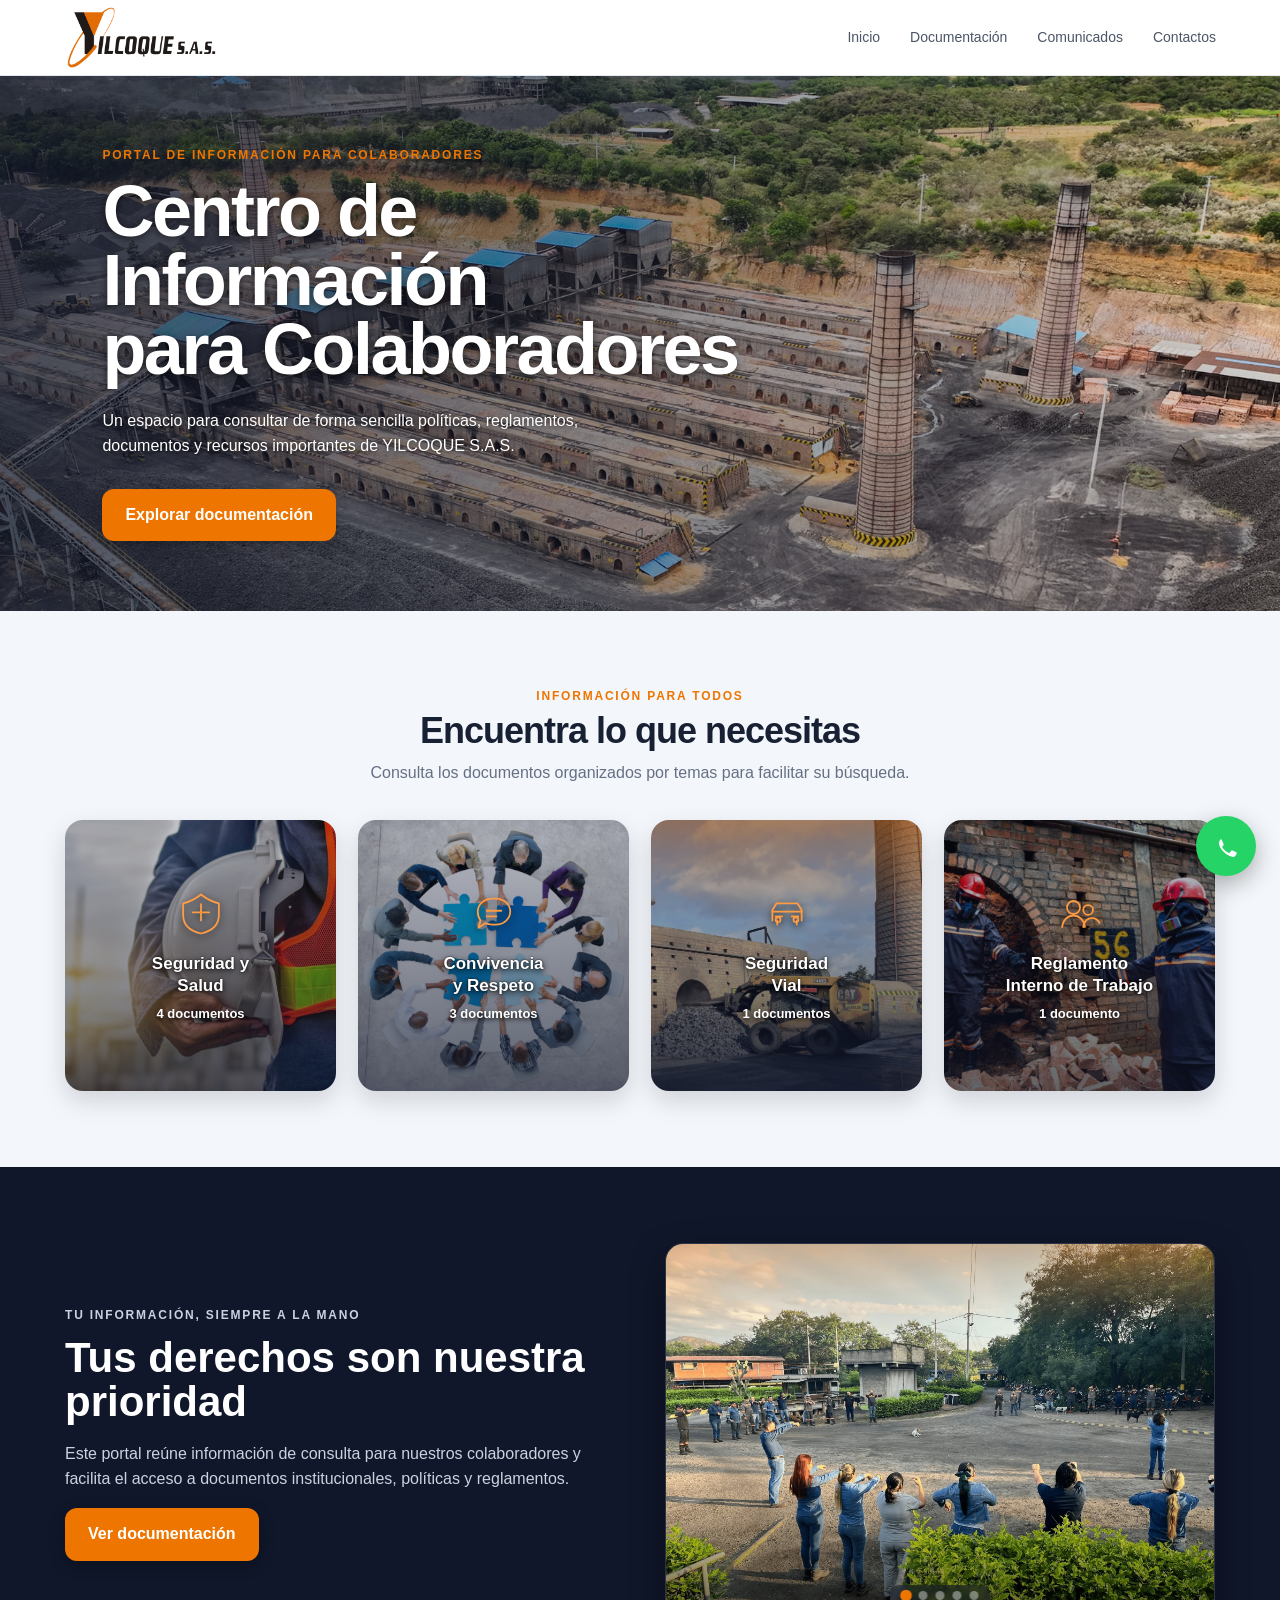
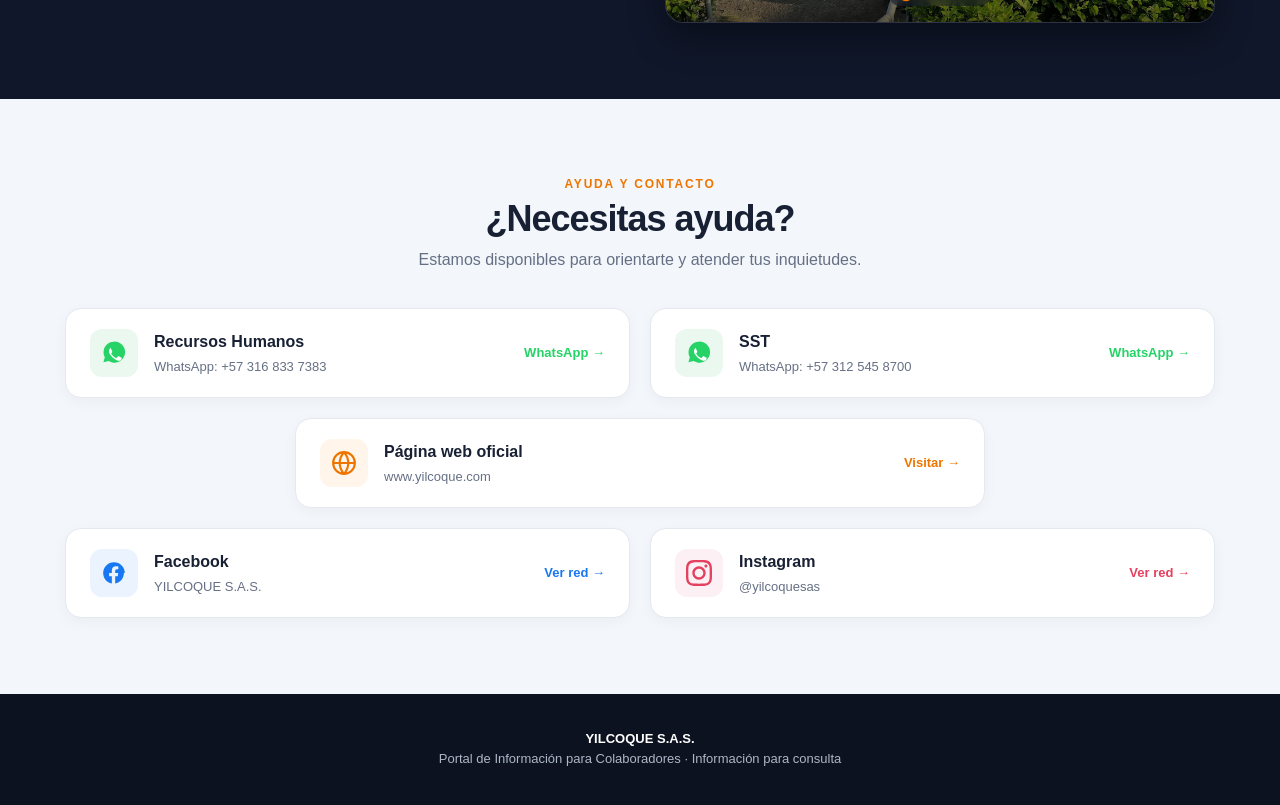
<file: index.html>
<!DOCTYPE html>
<html lang="es">
<head>
<meta charset="UTF-8"><meta name="viewport" content="width=device-width, initial-scale=1.0">
<meta name="description" content="Portal de información para colaboradores de YILCOQUE S.A.S.">
<title>YILCOQUE S.A.S. | Portal para Colaboradores</title>
<link rel="stylesheet" href="styles.css">
</head>
<body>

<header class="topbar">
  <a class="brand" href="index.html" aria-label="YILCOQUE S.A.S. Inicio">
    <img src="assets/logo-yilcoque.png" alt="YILCOQUE S.A.S.">
  </a>
  <nav class="nav" id="mainNav">
    <a href="index.html">Inicio</a>
    <a href="documentacion.html">Documentación</a>
    <a href="index.html#comunicados">Comunicados</a>
    <a href="index.html#contactos">Contactos</a>
  </nav>
  <button class="menu-btn" id="menuBtn" aria-label="Abrir menú">☰</button>
</header>

<main>
<section class="hero" id="inicio">
  <div class="hero-content">
    <p class="eyebrow">PORTAL DE INFORMACIÓN PARA COLABORADORES</p>
    <h1 id="heroTitle">Centro de Información<br>para Colaboradores</h1>
    <p class="hero-text">Un espacio para consultar de forma sencilla políticas, reglamentos, documentos y recursos importantes de YILCOQUE S.A.S.</p>
    <a class="btn btn-primary" href="documentacion.html">Explorar documentación</a>
  </div>
</section>

<section class="section section-light">
 <div class="container">
  <div class="section-heading center">
   <p class="eyebrow dark">INFORMACIÓN PARA TODOS</p>
   <h2>Encuentra lo que necesitas</h2>
   <p>Consulta los documentos organizados por temas para facilitar su búsqueda.</p>
  </div>
  <div class="category-grid">
   <a class="category-card" href="seguridad-salud.html"><span class="icon svg-icon"><svg viewBox="0 0 64 64"><path d="M32 8c10 8 18 10 22 11v14c0 12-8 20-22 23C18 53 10 45 10 33V19c4-1 12-3 22-11Z"/><path d="M32 20v20M22 30h20"/></svg></span><strong>Seguridad y<br>Salud</strong><small>4 documentos</small></a>
   <a class="category-card" href="convivencia-respeto.html"><span class="icon svg-icon"><svg viewBox="0 0 64 64"><path d="M12 29c0-9 8-16 18-16h4c10 0 18 7 18 16s-8 16-18 16h-4c-3 0-6-.5-9-1.7L13 49l2.4-9.1C13.2 37 12 33.3 12 29Z"/><path d="M23 28h18M23 35h12"/></svg></span><strong>Convivencia<br>y Respeto</strong><small>3 documentos</small></a>
   <a class="category-card" href="seguridad-vial.html"><span class="icon svg-icon"><svg viewBox="0 0 64 64"><path d="M14 40V27l5-8h26l5 8v13"/><path d="M14 29h36M20 40v5M44 40v5M18 35h8M38 35h8"/><circle cx="21" cy="39" r="3"/><circle cx="43" cy="39" r="3"/></svg></span><strong>Seguridad<br>Vial</strong><small>1 documentos</small></a>
   <a class="category-card" href="reglamento-interno.html">
  <span class="icon svg-icon">
    <svg viewBox="0 0 64 64"><circle cx="24" cy="24" r="8"/><circle cx="42" cy="27" r="6"/><path d="M10 48c1-9 7-14 14-14s13 5 14 14M36 48c1-7 5-11 11-11 4 0 7 2 9 6"/></svg>
  </span>
  <strong>Reglamento<br>Interno de Trabajo</strong>
  <small>1 documento</small>
</a>
  </div>
 </div>
</section>

<section class="section section-dark" id="comunicados">
 <div class="container info-split">
  <div>
   <p class="eyebrow">TU INFORMACIÓN, SIEMPRE A LA MANO</p>
   <h2>Tus derechos son nuestra prioridad</h2>
   <p>Este portal reúne información de consulta para nuestros colaboradores y facilita el acceso a documentos institucionales, políticas y reglamentos.</p>
   <a class="btn btn-primary" href="documentacion.html">Ver documentación</a>
  </div>
<div class="slider-container">
  <div class="slider-track">
    <img src="assets/1.jpg" alt="Yilcoque 1" class="slide active">
    <img src="assets/2.jpg" alt="Yilcoque 2" class="slide">
    <img src="assets/3.jpg" alt="Yilcoque 3" class="slide">
    <img src="assets/4.jpg" alt="Yilcoque 4" class="slide">
    <img src="assets/5.jpg" alt="Yilcoque 5" class="slide">
  </div>
  <div class="slider-dots">
    <span class="dot active"></span>
    <span class="dot"></span>
    <span class="dot"></span>
    <span class="dot"></span>
    <span class="dot"></span>
  </div>
</div>
 </div>
</section>

<section class="section section-light" id="contactos">
  <div class="container">
    <div class="section-heading center">
      <p class="eyebrow dark">AYUDA Y CONTACTO</p>
      <h2>¿Necesitas ayuda?</h2>
      <p>Estamos disponibles para orientarte y atender tus inquietudes.</p>
    </div>
    
    <div class="help-grid">
 <!-- WhatsApp RRHH -->
<a class="help-card wa" href="https://wa.me/573168337383" target="_blank" rel="noopener">
  <div class="help-icon">
    <svg viewBox="0 0 32 32">
      <path fill="#25D366" d="M16 2A13 13 0 0 0 4.69 21.25L3 27.5l6.43-1.66A13 13 0 1 0 16 2z"/>
      <path fill="#FFF" d="M12.5 9.5c-.3 0-.8.1-1.2.6s-1.5 1.5-1.5 3.6 1.5 4.2 1.7 4.5c.2.3 3 4.6 7.3 6.4 1 .4 1.8.7 2.4.9.8.3 1.9.2 2.6-.2.8-.5 1.4-1.4 1.6-2.1c.2-.7.2-1.3.1-1.4-.1-.1-.4-.2-.8-.4s-2.6-1.3-3-1.4c-.4-.2-.7-.3-1 .2-.3.4-1 1.4-1.3 1.7-.2.3-.5.3-.9.1-.4-.2-1.8-.7-3.4-2.1-1.3-1.1-2.1-2.5-2.4-2.9-.2-.4 0-.6.2-.8.2-.2.4-.5.6-.7.2-.2.3-.4.4-.7.1-.2 0-.5-.1-.7-.1-.2-.9-2.3-1.3-3.1-.4-.8-.8-.7-1.1-.7z"/>
    </svg>
  </div>
  <div>
    <strong>Recursos Humanos</strong>
    <span>WhatsApp: +57 316 833 7383</span>
  </div>
  <b>WhatsApp →</b>
</a>

<!-- WhatsApp SST -->
<a class="help-card wa" href="https://wa.me/573125458700" target="_blank" rel="noopener">
  <div class="help-icon">
    <svg viewBox="0 0 32 32">
      <path fill="#25D366" d="M16 2A13 13 0 0 0 4.69 21.25L3 27.5l6.43-1.66A13 13 0 1 0 16 2z"/>
      <path fill="#FFF" d="M12.5 9.5c-.3 0-.8.1-1.2.6s-1.5 1.5-1.5 3.6 1.5 4.2 1.7 4.5c.2.3 3 4.6 7.3 6.4 1 .4 1.8.7 2.4.9.8.3 1.9.2 2.6-.2.8-.5 1.4-1.4 1.6-2.1c.2-.7.2-1.3.1-1.4-.1-.1-.4-.2-.8-.4s-2.6-1.3-3-1.4c-.4-.2-.7-.3-1 .2-.3.4-1 1.4-1.3 1.7-.2.3-.5.3-.9.1-.4-.2-1.8-.7-3.4-2.1-1.3-1.1-2.1-2.5-2.4-2.9-.2-.4 0-.6.2-.8.2-.2.4-.5.6-.7.2-.2.3-.4.4-.7.1-.2 0-.5-.1-.7-.1-.2-.9-2.3-1.3-3.1-.4-.8-.8-.7-1.1-.7z"/>
    </svg>
  </div>
  <div>
    <strong>SST</strong>
    <span>WhatsApp: +57 312 545 8700</span>
  </div>
  <b>WhatsApp →</b>
</a>

      <!-- Web Oficial -->
      <a class="help-card web" href="https://www.yilcoque.com" target="_blank" rel="noopener">
        <div class="help-icon">
          <svg viewBox="0 0 24 24"><path fill="none" stroke="currentColor" stroke-width="2" stroke-linecap="round" stroke-linejoin="round" d="M12 2a10 10 0 1 0 0 20 10 10 0 0 0 0-20zM2 12h20M12 2a15.3 15.3 0 0 1 4 10 15.3 15.3 0 0 1-4 10 15.3 15.3 0 0 1-4-10 15.3 15.3 0 0 1 4-10z"/></svg>
        </div>
        <div>
          <strong>Página web oficial</strong>
          <span>www.yilcoque.com</span>
        </div>
        <b>Visitar →</b>
      </a>

      <!-- Facebook -->
      <a class="help-card fb" href="https://www.facebook.com/yilcoque/photos/" target="_blank" rel="noopener">
        <div class="help-icon">
          <svg viewBox="0 0 24 24"><path fill="currentColor" d="M22 12c0-5.52-4.48-10-10-10S2 6.48 2 12c0 4.84 3.44 8.87 8 9.8V15H7.5v-3H10V9.69c0-2.5 1.49-3.89 3.77-3.89 1.09 0 2.23.19 2.23.19v2.47h-1.26c-1.24 0-1.63.77-1.63 1.56V12h2.78l-.45 3h-2.33v6.8c4.56-.93 8-4.96 8-9.8z"/></svg>
        </div>
        <div>
          <strong>Facebook</strong>
          <span>YILCOQUE S.A.S.</span>
        </div>
        <b>Ver red →</b>
      </a>

      <!-- Instagram -->
      <a class="help-card ig" href="https://www.instagram.com/yilcoquesas/" target="_blank" rel="noopener">
        <div class="help-icon">
          <svg viewBox="0 0 24 24"><path fill="currentColor" d="M12 2.163c3.204 0 3.584.012 4.85.07 3.252.148 4.771 1.691 4.919 4.919.058 1.265.069 1.645.069 4.849 0 3.205-.012 3.584-.069 4.849-.149 3.225-1.664 4.771-4.919 4.919-1.266.058-1.644.07-4.85.07-3.204 0-3.584-.012-4.849-.07-3.26-.149-4.771-1.699-4.919-4.92-.058-1.265-.07-1.644-.07-4.849 0-3.204.013-3.583.07-4.849.149-3.227 1.664-4.771 4.919-4.919 1.266-.057 1.645-.069 4.849-.069zm0-2.163c-3.259 0-3.667.014-4.947.072-4.358.2-6.78 2.618-6.98 6.98-.059 1.281-.073 1.689-.073 4.948 0 3.259.014 3.668.072 4.948.2 4.358 2.618 6.78 6.98 6.98 1.281.058 1.689.072 4.948.072 3.259 0 3.668-.014 4.948-.072 4.354-.2 6.782-2.618 6.979-6.98.059-1.28.073-1.689.073-4.948 0-3.259-.014-3.667-.072-4.947-.196-4.354-2.617-6.78-6.979-6.98-1.281-.059-1.69-.073-4.949-.073zm0 5.838c-3.403 0-6.162 2.759-6.162 6.162s2.759 6.163 6.162 6.163 6.162-2.759 6.162-6.163c0-3.403-2.759-6.162-6.162-6.162zm0 10.162c-2.209 0-4-1.79-4-4 0-2.209 1.791-4 4-4s4 1.791 4 4c0 2.21-1.791 4-4 4zm6.406-11.845c-.796 0-1.441.645-1.441 1.44s.645 1.44 1.441 1.44c.795 0 1.439-.645 1.439-1.44s-.644-1.44-1.439-1.44z"/></svg>
        </div>
        <div>
          <strong>Instagram</strong>
          <span>@yilcoquesas</span>
        </div>
        <b>Ver red →</b>
      </a>
    </div>
  </div>
</section>
</main>

<footer>
  <strong>YILCOQUE S.A.S.</strong><br>
  Portal de Información para Colaboradores · Información para consulta
</footer>

<script src="script.js"></script>
<!-- Botón flotante oficial de WhatsApp -->
<a class="floating-wa" href="https://wa.me/573168337383" target="_blank" rel="noopener" aria-label="Contactar por WhatsApp">
  <svg viewBox="0 0 32 32">
    <path fill="#25D366" d="M16 2A13 13 0 0 0 4.69 21.25L3 27.5l6.43-1.66A13 13 0 1 0 16 2z"/>
    <path fill="#FFF" d="M12.5 9.5c-.3 0-.8.1-1.2.6s-1.5 1.5-1.5 3.6 1.5 4.2 1.7 4.5c.2.3 3 4.6 7.3 6.4 1 .4 1.8.7 2.4.9.8.3 1.9.2 2.6-.2.8-.5 1.4-1.4 1.6-2.1c.2-.7.2-1.3.1-1.4-.1-.1-.4-.2-.8-.4s-2.6-1.3-3-1.4c-.4-.2-.7-.3-1 .2-.3.4-1 1.4-1.3 1.7-.2.3-.5.3-.9.1-.4-.2-1.8-.7-3.4-2.1-1.3-1.1-2.1-2.5-2.4-2.9-.2-.4 0-.6.2-.8.2-.2.4-.5.6-.7.2-.2.3-.4.4-.7.1-.2 0-.5-.1-.7-.1-.2-.9-2.3-1.3-3.1-.4-.8-.8-.7-1.1-.7z"/>
  </svg>
</a>
</body></html>
</file>
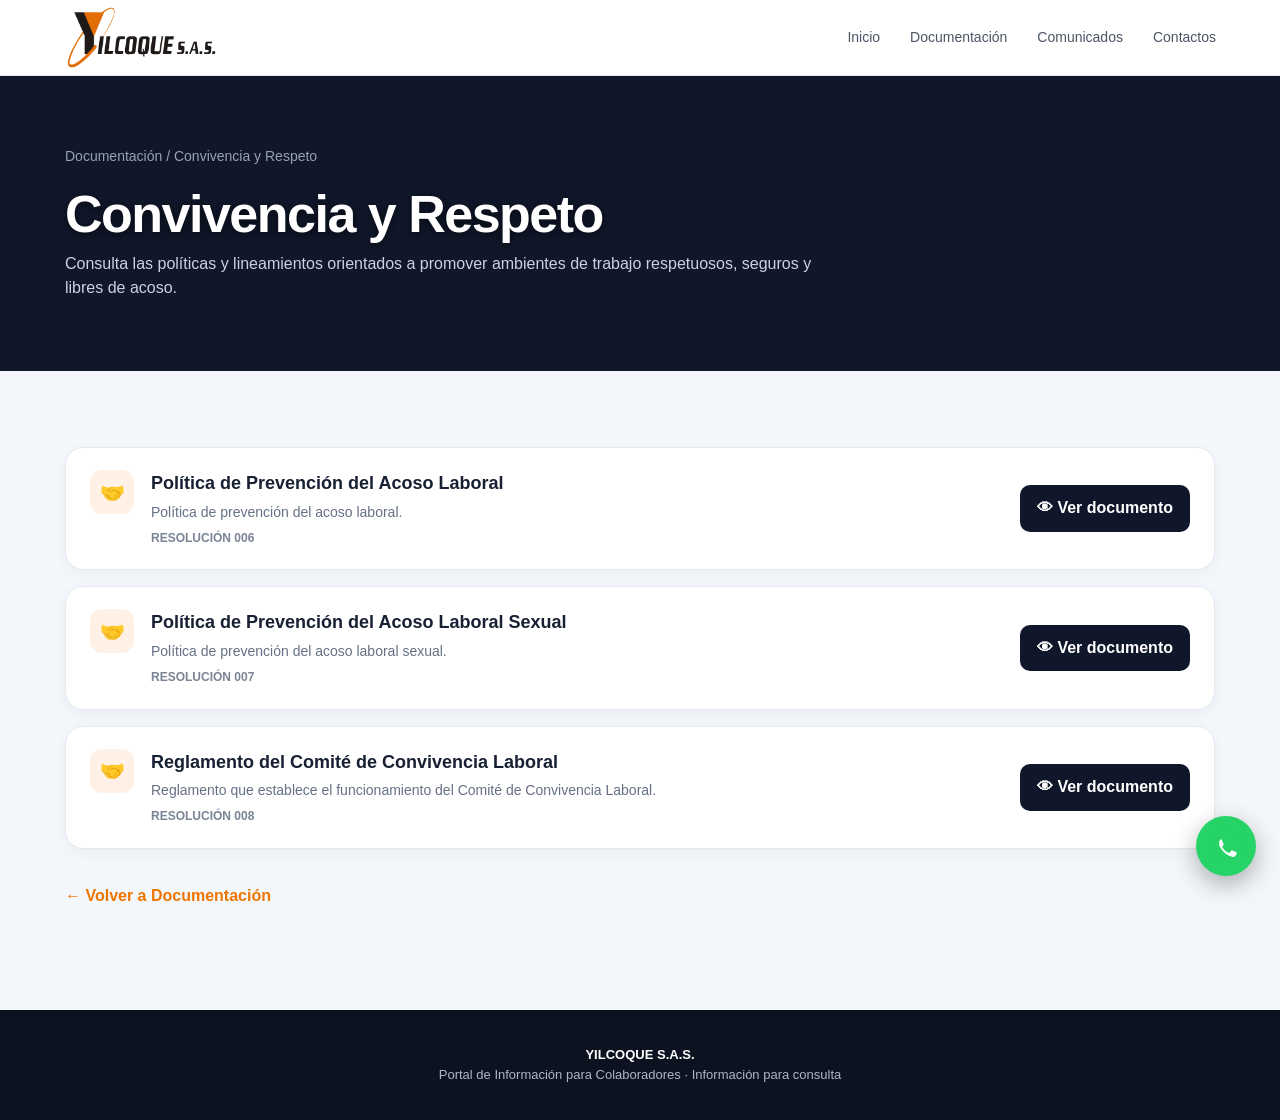
<file: convivencia-respeto.html>
<!DOCTYPE html>
<html lang="es">
<head>
  <meta charset="UTF-8">
  <meta name="viewport" content="width=device-width, initial-scale=1.0">
  <title>Convivencia y Respeto | YILCOQUE S.A.S.</title>
  <link rel="stylesheet" href="styles.css">
</head>
<body>

<header class="topbar">
  <a class="brand" href="index.html" aria-label="YILCOQUE S.A.S. Inicio">
    <img src="assets/logo-yilcoque.png" alt="YILCOQUE S.A.S.">
  </a>
  <nav class="nav" id="mainNav">
    <a href="index.html">Inicio</a>
    <a href="documentacion.html">Documentación</a>
    <a href="index.html#comunicados">Comunicados</a>
    <a href="index.html#contactos">Contactos</a>
  </nav>
  <button class="menu-btn" id="menuBtn" aria-label="Abrir menú">☰</button>
</header>

<section class="page-hero">
  <div class="container">
    <div class="breadcrumb"><a href="documentacion.html">Documentación</a> / Convivencia y Respeto</div>
    <h1>Convivencia y Respeto</h1>
    <p>Consulta las políticas y lineamientos orientados a promover ambientes de trabajo respetuosos, seguros y libres de acoso.</p>
  </div>
</section>

<main class="section section-light">
  <div class="container">
    <div class="document-list">
      <div class="document-card">
        <div class="doc-main">
          <div class="doc-icon">🤝</div>
          <div>
            <h3>Política de Prevención del Acoso Laboral</h3>
            <p>Política de prevención del acoso laboral.</p>
            <div class="code">RESOLUCIÓN 006</div>
          </div>
        </div>
        <button class="view-btn" data-doc="https://drive.google.com/file/d/1yCFEOb-odEmj2too850WQDFuTezbR0ON/preview" data-title="Política de Prevención del Acoso Laboral">👁 Ver documento</button>
      </div>

      <div class="document-card">
        <div class="doc-main">
          <div class="doc-icon">🤝</div>
          <div>
            <h3>Política de Prevención del Acoso Laboral Sexual</h3>
            <p>Política de prevención del acoso laboral sexual.</p>
            <div class="code">RESOLUCIÓN 007</div>
          </div>
        </div>
        <button class="view-btn" data-doc="https://drive.google.com/file/d/1fWUccT4yuVGGqCULuaWeallsoMisqvuC/preview" data-title="Política de Prevención del Acoso Laboral Sexual">👁 Ver documento</button>
      </div>

      <div class="document-card">
        <div class="doc-main">
          <div class="doc-icon">🤝</div>
          <div>
            <h3>Reglamento del Comité de Convivencia Laboral</h3>
            <p>Reglamento que establece el funcionamiento del Comité de Convivencia Laboral.</p>
            <div class="code">RESOLUCIÓN 008</div>
          </div>
        </div>
        <button class="view-btn" data-doc="https://drive.google.com/file/d/11FtukGmxZ1Oi6DkMlCDNGMSS9NlgO7PV/preview" data-title="Reglamento del Comité de Convivencia Laboral">👁 Ver documento</button>
      </div>
    </div>

    <div style="margin-top: 35px;">
      <a class="back" href="documentacion.html">← Volver a Documentación</a>
    </div>
  </div>
</main>

<footer>
  <strong>YILCOQUE S.A.S.</strong><br>
  Portal de Información para Colaboradores · Información para consulta
</footer>

<!-- Modal de visualización de documentos -->
<div class="modal" id="docModal">
  <div class="modal-box">
    <div class="modal-head">
      <strong id="modalTitle">Documento</strong>
      <button class="close" onclick="closeDocument()" aria-label="Cerrar">×</button>
    </div>
    <div class="modal-body">
      <iframe id="docFrame" title="Visualización del documento" style="display:none;"></iframe>
      <div class="placeholder" id="docPlaceholder">
        <h3>Documento pendiente de vincular</h3>
        <p>En esta versión estamos preparando la estructura. Cuando tengamos el enlace de Google Drive, este botón abrirá el documento para consulta.</p>
      </div>
    </div>
  </div>
</div>

<script src="script.js"></script>

<!-- Botón flotante oficial de WhatsApp -->
<a class="floating-wa" href="https://wa.me/573168337383" target="_blank" rel="noopener" aria-label="Contactar por WhatsApp">
  <svg viewBox="0 0 32 32">
    <path fill="#25D366" d="M16 2A13 13 0 0 0 4.69 21.25L3 27.5l6.43-1.66A13 13 0 1 0 16 2z"/>
    <path fill="#FFF" d="M12.5 9.5c-.3 0-.8.1-1.2.6s-1.5 1.5-1.5 3.6 1.5 4.2 1.7 4.5c.2.3 3 4.6 7.3 6.4 1 .4 1.8.7 2.4.9.8.3 1.9.2 2.6-.2.8-.5 1.4-1.4 1.6-2.1c.2-.7.2-1.3.1-1.4-.1-.1-.4-.2-.8-.4s-2.6-1.3-3-1.4c-.4-.2-.7-.3-1 .2-.3.4-1 1.4-1.3 1.7-.2.3-.5.3-.9.1-.4-.2-1.8-.7-3.4-2.1-1.3-1.1-2.1-2.5-2.4-2.9-.2-.4 0-.6.2-.8.2-.2.4-.5.6-.7.2-.2.3-.4.4-.7.1-.2 0-.5-.1-.7-.1-.2-.9-2.3-1.3-3.1-.4-.8-.8-.7-1.1-.7z"/>
  </svg>
</a>
</body>
</html>
</file>
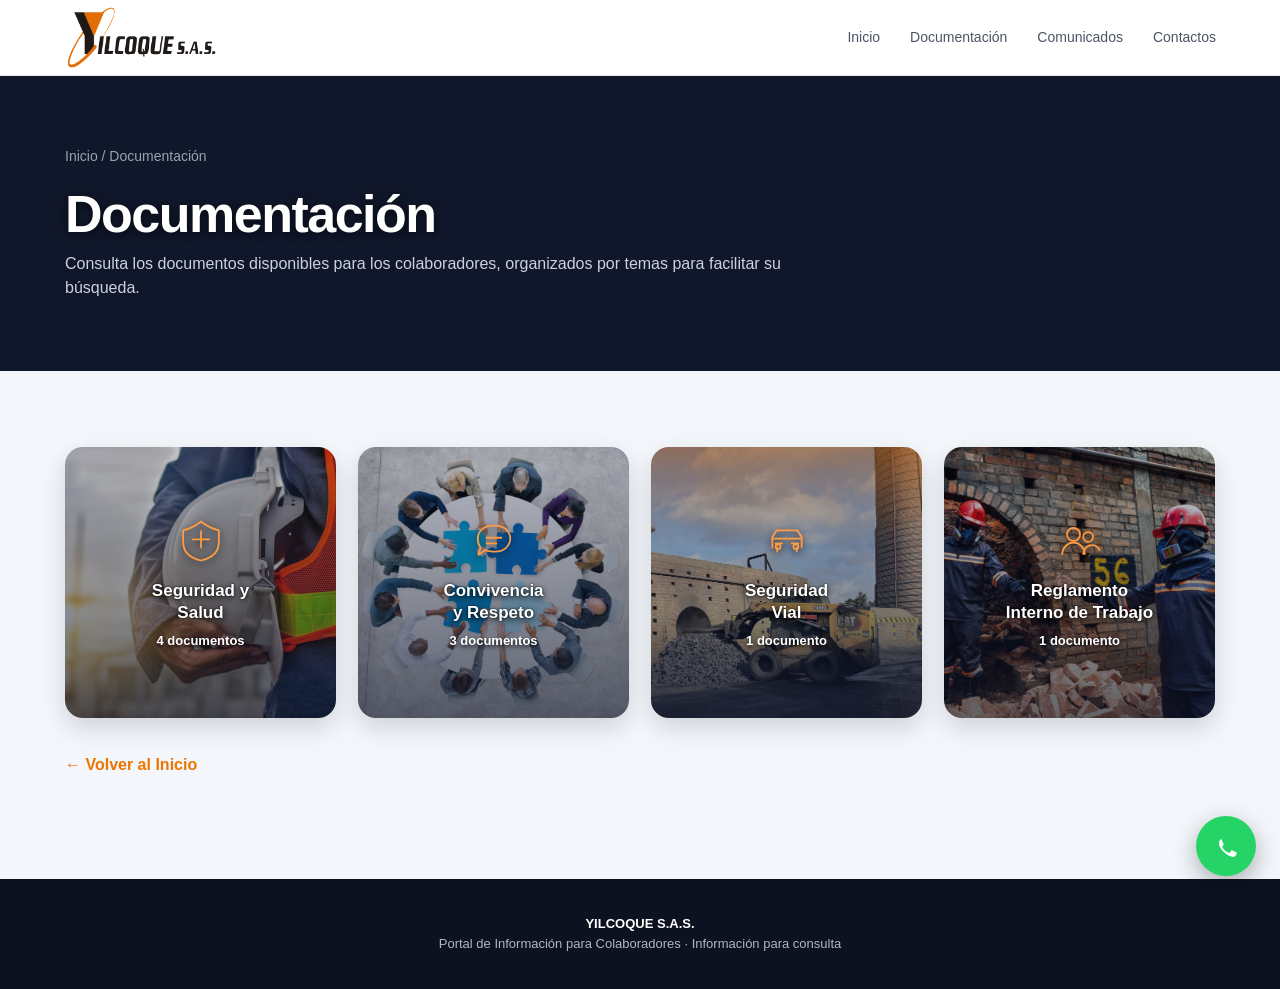
<file: documentacion.html>
<!DOCTYPE html>
<html lang="es">
<head>
  <meta charset="UTF-8">
  <meta name="viewport" content="width=device-width, initial-scale=1.0">
  <meta name="description" content="Centro de documentación institucionales para colaboradores de YILCOQUE S.A.S.">
  <title>Documentación | YILCOQUE S.A.S.</title>
  <link rel="stylesheet" href="styles.css">
</head>
<body>

<header class="topbar">
  <a class="brand" href="index.html" aria-label="YILCOQUE S.A.S. Inicio">
    <img src="assets/logo-yilcoque.png" alt="YILCOQUE S.A.S.">
  </a>
  <nav class="nav" id="mainNav">
    <a href="index.html">Inicio</a>
    <a href="documentacion.html">Documentación</a>
    <a href="index.html#comunicados">Comunicados</a>
    <a href="index.html#contactos">Contactos</a>
  </nav>
  <button class="menu-btn" id="menuBtn" aria-label="Abrir menú">☰</button>
</header>

<section class="page-hero">
  <div class="container">
    <div class="breadcrumb"><a href="index.html">Inicio</a> / Documentación</div>
    <h1>Documentación</h1>
    <p>Consulta los documentos disponibles para los colaboradores, organizados por temas para facilitar su búsqueda.</p>
  </div>
</section>

<main class="section section-light">
  <div class="container">
    <div class="category-grid">
      <a class="category-card" href="seguridad-salud.html">
        <span class="icon svg-icon">
          <svg viewBox="0 0 64 64"><path d="M32 8c10 8 18 10 22 11v14c0 12-8 20-22 23C18 53 10 45 10 33V19c4-1 12-3 22-11Z"/><path d="M32 20v20M22 30h20"/></svg>
        </span>
        <strong>Seguridad y<br>Salud</strong>
        <small>4 documentos</small>
      </a>

      <a class="category-card" href="convivencia-respeto.html">
        <span class="icon svg-icon">
          <svg viewBox="0 0 64 64"><path d="M12 29c0-9 8-16 18-16h4c10 0 18 7 18 16s-8 16-18 16h-4c-3 0-6-.5-9-1.7L13 49l2.4-9.1C13.2 37 12 33.3 12 29Z"/><path d="M23 28h18M23 35h12"/></svg>
        </span>
        <strong>Convivencia<br>y Respeto</strong>
        <small>3 documentos</small>
      </a>

      <a class="category-card" href="seguridad-vial.html">
        <span class="icon svg-icon">
          <svg viewBox="0 0 64 64"><path d="M14 40V27l5-8h26l5 8v13"/><path d="M14 29h36M20 40v5M44 40v5M18 35h8M38 35h8"/><circle cx="21" cy="39" r="3"/><circle cx="43" cy="39" r="3"/></svg>
        </span>
        <strong>Seguridad<br>Vial</strong>
        <small>1 documento</small>
      </a>

      <a class="category-card" href="reglamento-interno.html">
        <span class="icon svg-icon">
          <svg viewBox="0 0 64 64"><circle cx="24" cy="24" r="8"/><circle cx="42" cy="27" r="6"/><path d="M10 48c1-9 7-14 14-14s13 5 14 14M36 48c1-7 5-11 11-11 4 0 7 2 9 6"/></svg>
        </span>
        <strong>Reglamento<br>Interno de Trabajo</strong>
        <small>1 documento</small>
      </a>
    </div>

    <div style="margin-top: 35px;">
      <a class="back" href="index.html">← Volver al Inicio</a>
    </div>
  </div>
</main>

<footer>
  <strong>YILCOQUE S.A.S.</strong><br>
  Portal de Información para Colaboradores · Información para consulta
</footer>

<script src="script.js"></script>

<!-- Botón flotante oficial de WhatsApp -->
<a class="floating-wa" href="https://wa.me/573168337383" target="_blank" rel="noopener" aria-label="Contactar por WhatsApp">
  <svg viewBox="0 0 32 32">
    <path fill="#25D366" d="M16 2A13 13 0 0 0 4.69 21.25L3 27.5l6.43-1.66A13 13 0 1 0 16 2z"/>
    <path fill="#FFF" d="M12.5 9.5c-.3 0-.8.1-1.2.6s-1.5 1.5-1.5 3.6 1.5 4.2 1.7 4.5c.2.3 3 4.6 7.3 6.4 1 .4 1.8.7 2.4.9.8.3 1.9.2 2.6-.2.8-.5 1.4-1.4 1.6-2.1c.2-.7.2-1.3.1-1.4-.1-.1-.4-.2-.8-.4s-2.6-1.3-3-1.4c-.4-.2-.7-.3-1 .2-.3.4-1 1.4-1.3 1.7-.2.3-.5.3-.9.1-.4-.2-1.8-.7-3.4-2.1-1.3-1.1-2.1-2.5-2.4-2.9-.2-.4 0-.6.2-.8.2-.2.4-.5.6-.7.2-.2.3-.4.4-.7.1-.2 0-.5-.1-.7-.1-.2-.9-2.3-1.3-3.1-.4-.8-.8-.7-1.1-.7z"/>
  </svg>
</a>
</body>
</html>
</file>
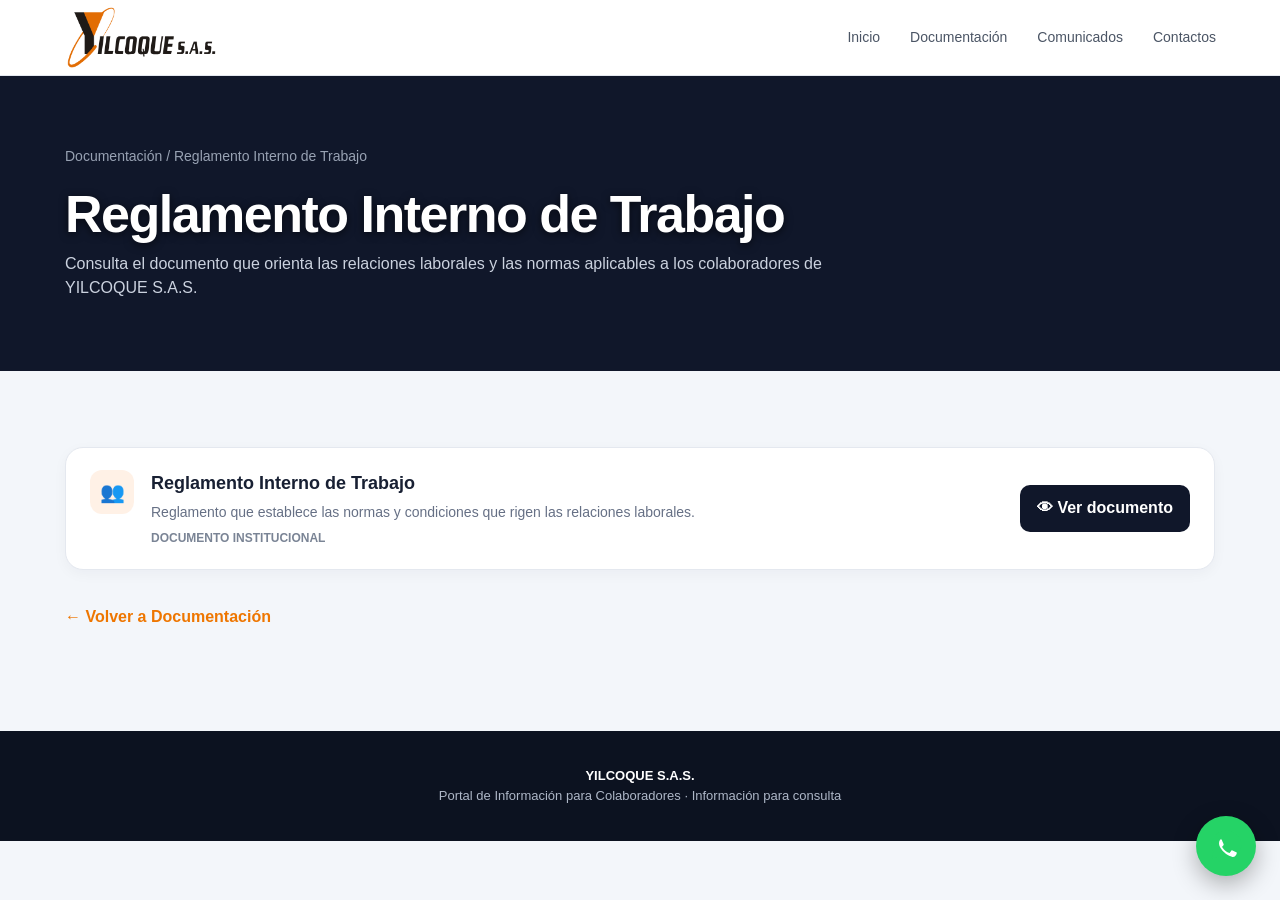
<file: reglamento-interno.html>
<!DOCTYPE html>
<html lang="es">
<head>
  <meta charset="UTF-8">
  <meta name="viewport" content="width=device-width, initial-scale=1.0">
  <title>Reglamento Interno de Trabajo | YILCOQUE S.A.S.</title>
  <link rel="stylesheet" href="styles.css">
</head>
<body>

<header class="topbar">
  <a class="brand" href="index.html" aria-label="YILCOQUE S.A.S. Inicio">
    <img src="assets/logo-yilcoque.png" alt="YILCOQUE S.A.S.">
  </a>
  <nav class="nav" id="mainNav">
    <a href="index.html">Inicio</a>
    <a href="documentacion.html">Documentación</a>
    <a href="index.html#comunicados">Comunicados</a>
    <a href="index.html#contactos">Contactos</a>
  </nav>
  <button class="menu-btn" id="menuBtn" aria-label="Abrir menú">☰</button>
</header>

<section class="page-hero">
  <div class="container">
    <div class="breadcrumb"><a href="documentacion.html">Documentación</a> / Reglamento Interno de Trabajo</div>
    <h1>Reglamento Interno de Trabajo</h1>
    <p>Consulta el documento que orienta las relaciones laborales y las normas aplicables a los colaboradores de YILCOQUE S.A.S.</p>
  </div>
</section>

<main class="section section-light">
  <div class="container">
    <div class="document-list">
      <div class="document-card">
        <div class="doc-main">
          <div class="doc-icon">👥</div>
          <div>
            <h3>Reglamento Interno de Trabajo</h3>
            <p>Reglamento que establece las normas y condiciones que rigen las relaciones laborales.</p>
            <div class="code">DOCUMENTO INSTITUCIONAL</div>
          </div>
        </div>
        <button class="view-btn" data-doc="https://drive.google.com/file/d/1kzO80DTX3yfA9-lFWzhRzj249U6E7lr8/preview" data-title="Reglamento Interno de Trabajo">👁 Ver documento</button>
      </div>
    </div>

    <div style="margin-top: 35px;">
      <a class="back" href="documentacion.html">← Volver a Documentación</a>
    </div>
  </div>
</main>

<footer>
  <strong>YILCOQUE S.A.S.</strong><br>
  Portal de Información para Colaboradores · Información para consulta
</footer>

<!-- Modal de visualización de documentos -->
<div class="modal" id="docModal">
  <div class="modal-box">
    <div class="modal-head">
      <strong id="modalTitle">Documento</strong>
      <button class="close" onclick="closeDocument()" aria-label="Cerrar">×</button>
    </div>
    <div class="modal-body">
      <iframe id="docFrame" title="Visualización del documento" style="display:none;"></iframe>
      <div class="placeholder" id="docPlaceholder">
        <h3>Documento pendiente de vincular</h3>
        <p>En esta versión estamos preparando la estructura. Cuando tengamos el enlace de Google Drive, este botón abrirá el documento para consulta.</p>
      </div>
    </div>
  </div>
</div>

<script src="script.js"></script>

<!-- Botón flotante oficial de WhatsApp -->
<a class="floating-wa" href="https://wa.me/573168337383" target="_blank" rel="noopener" aria-label="Contactar por WhatsApp">
  <svg viewBox="0 0 32 32">
    <path fill="#25D366" d="M16 2A13 13 0 0 0 4.69 21.25L3 27.5l6.43-1.66A13 13 0 1 0 16 2z"/>
    <path fill="#FFF" d="M12.5 9.5c-.3 0-.8.1-1.2.6s-1.5 1.5-1.5 3.6 1.5 4.2 1.7 4.5c.2.3 3 4.6 7.3 6.4 1 .4 1.8.7 2.4.9.8.3 1.9.2 2.6-.2.8-.5 1.4-1.4 1.6-2.1c.2-.7.2-1.3.1-1.4-.1-.1-.4-.2-.8-.4s-2.6-1.3-3-1.4c-.4-.2-.7-.3-1 .2-.3.4-1 1.4-1.3 1.7-.2.3-.5.3-.9.1-.4-.2-1.8-.7-3.4-2.1-1.3-1.1-2.1-2.5-2.4-2.9-.2-.4 0-.6.2-.8.2-.2.4-.5.6-.7.2-.2.4-.5.4-.7.1-.2 0-.5-.1-.7-.1-.2-.9-2.3-1.3-3.1-.4-.8-.8-.7-1.1-.7z"/>
  </svg>
</a>
</body>
</html>
</file>
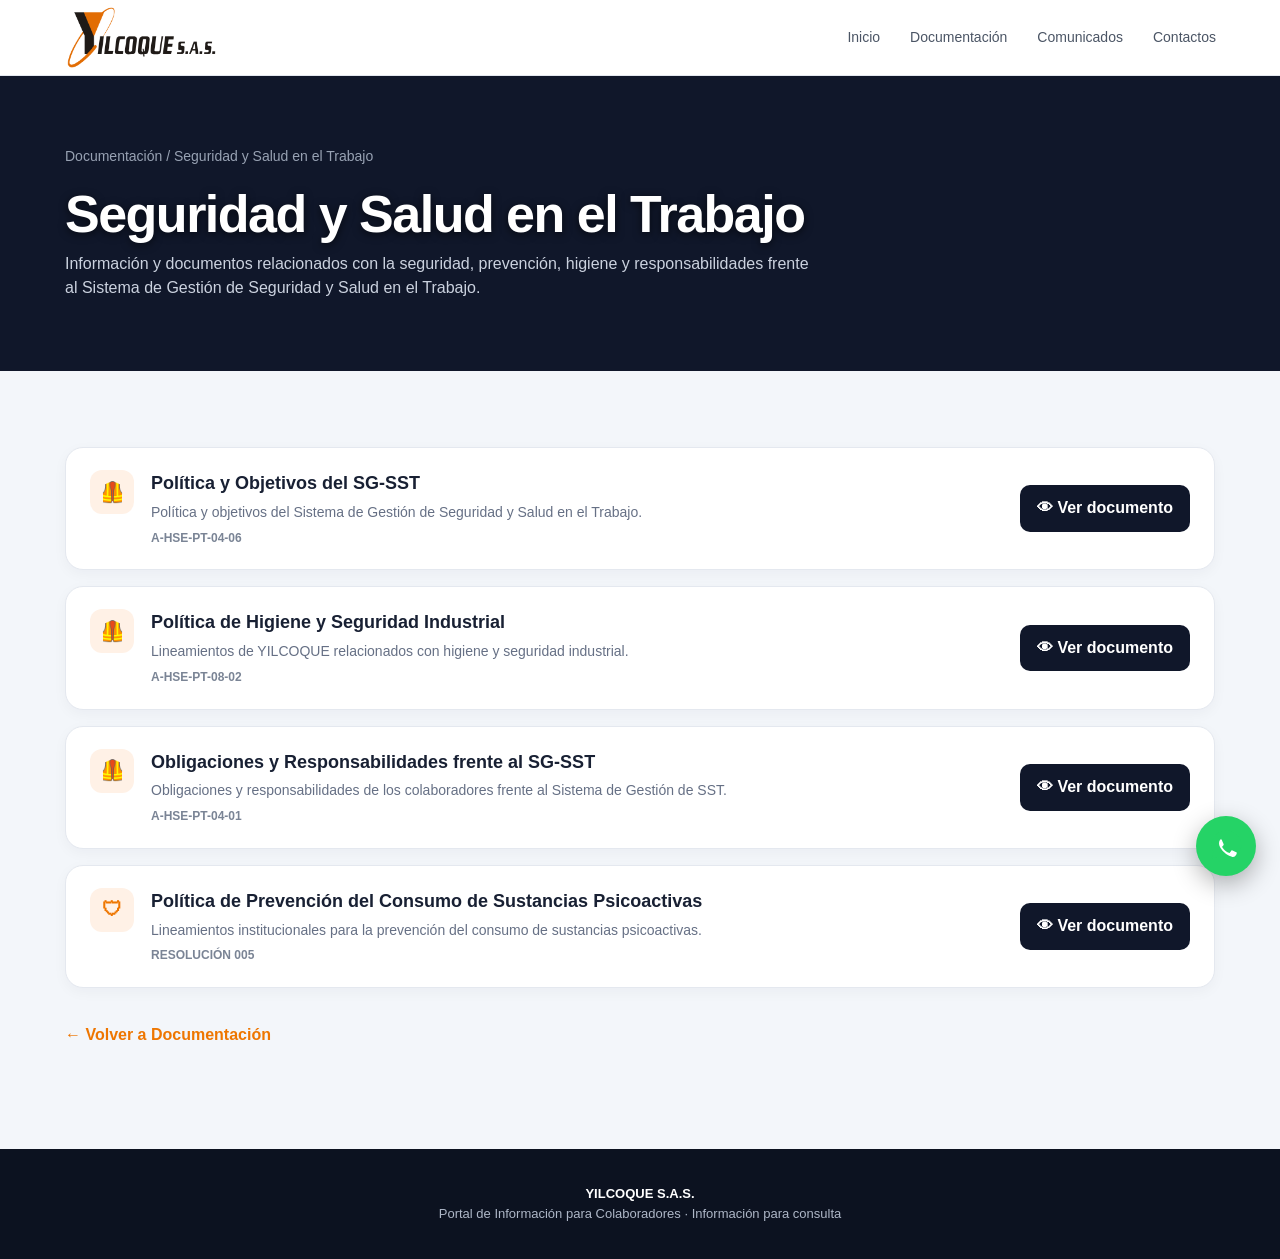
<file: seguridad-salud.html>
<!DOCTYPE html>
<html lang="es">
<head>
  <meta charset="UTF-8">
  <meta name="viewport" content="width=device-width, initial-scale=1.0">
  <title>Seguridad y Salud en el Trabajo | YILCOQUE S.A.S.</title>
  <link rel="stylesheet" href="styles.css">
</head>
<body>

<header class="topbar">
  <a class="brand" href="index.html" aria-label="YILCOQUE S.A.S. Inicio">
    <img src="assets/logo-yilcoque.png" alt="YILCOQUE S.A.S.">
  </a>
  <nav class="nav" id="mainNav">
    <a href="index.html">Inicio</a>
    <a href="documentacion.html">Documentación</a>
    <a href="index.html#comunicados">Comunicados</a>
    <a href="index.html#contactos">Contactos</a>
  </nav>
  <button class="menu-btn" id="menuBtn" aria-label="Abrir menú">☰</button>
</header>

<section class="page-hero">
  <div class="container">
    <div class="breadcrumb"><a href="documentacion.html">Documentación</a> / Seguridad y Salud en el Trabajo</div>
    <h1>Seguridad y Salud en el Trabajo</h1>
    <p>Información y documentos relacionados con la seguridad, prevención, higiene y responsabilidades frente al Sistema de Gestión de Seguridad y Salud en el Trabajo.</p>
  </div>
</section>

<main class="section section-light">
  <div class="container">
    <div class="document-list">
      <div class="document-card">
        <div class="doc-main">
          <div class="doc-icon">🦺</div>
          <div>
            <h3>Política y Objetivos del SG-SST</h3>
            <p>Política y objetivos del Sistema de Gestión de Seguridad y Salud en el Trabajo.</p>
            <div class="code">A-HSE-PT-04-06</div>
          </div>
        </div>
        <button class="view-btn" data-doc="https://drive.google.com/file/d/1bwu7Kp0DsKdXlCMiuDyzuzJpHy1kDMt3/preview" data-title="Política y Objetivos del SG-SST">👁 Ver documento</button>
      </div>

      <div class="document-card">
        <div class="doc-main">
          <div class="doc-icon">🦺</div>
          <div>
            <h3>Política de Higiene y Seguridad Industrial</h3>
            <p>Lineamientos de YILCOQUE relacionados con higiene y seguridad industrial.</p>
            <div class="code">A-HSE-PT-08-02</div>
          </div>
        </div>
        <button class="view-btn" data-doc="https://drive.google.com/file/d/1JKpG8wEuX-0qlTlQjuNvDZ9lX5DzE3nv/preview" data-title="Política de Higiene y Seguridad Industrial">👁 Ver documento</button>
      </div>

      <div class="document-card">
        <div class="doc-main">
          <div class="doc-icon">🦺</div>
          <div>
            <h3>Obligaciones y Responsabilidades frente al SG-SST</h3>
            <p>Obligaciones y responsabilidades de los colaboradores frente al Sistema de Gestión de SST.</p>
            <div class="code">A-HSE-PT-04-01</div>
          </div>
        </div>
        <button class="view-btn" data-doc="https://drive.google.com/file/d/18LLOivxzBgLX1KRRqSnjrwPCOujGxfi9/preview" data-title="Obligaciones y Responsabilidades frente al SG-SST">👁 Ver documento</button>
      </div>

      <div class="document-card">
        <div class="doc-main">
          <div class="doc-icon">🛡</div>
          <div>
            <h3>Política de Prevención del Consumo de Sustancias Psicoactivas</h3>
            <p>Lineamientos institucionales para la prevención del consumo de sustancias psicoactivas.</p>
            <div class="code">RESOLUCIÓN 005</div>
          </div>
        </div>
        <button class="view-btn" data-doc="https://drive.google.com/file/d/1o-9ZRzvuEDr43aNE3AfbJCLqzsaTPAid/preview" data-title="Política de Prevención del Consumo de Sustancias Psicoactivas">👁 Ver documento</button>
      </div>
    </div>

    <div style="margin-top: 35px;">
      <a class="back" href="documentacion.html">← Volver a Documentación</a>
    </div>
  </div>
</main>

<footer>
  <strong>YILCOQUE S.A.S.</strong><br>
  Portal de Información para Colaboradores · Información para consulta
</footer>

<!-- Modal de visualización de documentos -->
<div class="modal" id="docModal">
  <div class="modal-box">
    <div class="modal-head">
      <strong id="modalTitle">Documento</strong>
      <button class="close" onclick="closeDocument()" aria-label="Cerrar">×</button>
    </div>
    <div class="modal-body">
      <iframe id="docFrame" title="Visualización del documento" style="display:none;"></iframe>
      <div class="placeholder" id="docPlaceholder">
        <h3>Documento pendiente de vincular</h3>
        <p>En esta versión estamos preparando la estructura. Cuando tengamos el enlace de Google Drive, este botón abrirá el documento para consulta.</p>
      </div>
    </div>
  </div>
</div>

<script src="script.js"></script>

<!-- Botón flotante oficial de WhatsApp -->
<a class="floating-wa" href="https://wa.me/573168337383" target="_blank" rel="noopener" aria-label="Contactar por WhatsApp">
  <svg viewBox="0 0 32 32">
    <path fill="#25D366" d="M16 2A13 13 0 0 0 4.69 21.25L3 27.5l6.43-1.66A13 13 0 1 0 16 2z"/>
    <path fill="#FFF" d="M12.5 9.5c-.3 0-.8.1-1.2.6s-1.5 1.5-1.5 3.6 1.5 4.2 1.7 4.5c.2.3 3 4.6 7.3 6.4 1 .4 1.8.7 2.4.9.8.3 1.9.2 2.6-.2.8-.5 1.4-1.4 1.6-2.1c.2-.7.2-1.3.1-1.4-.1-.1-.4-.2-.8-.4s-2.6-1.3-3-1.4c-.4-.2-.7-.3-1 .2-.3.4-1 1.4-1.3 1.7-.2.3-.5.3-.9.1-.4-.2-1.8-.7-3.4-2.1-1.3-1.1-2.1-2.5-2.4-2.9-.2-.4 0-.6.2-.8.2-.2.4-.5.6-.7.2-.2.3-.4.4-.7.1-.2 0-.5-.1-.7-.1-.2-.9-2.3-1.3-3.1-.4-.8-.8-.7-1.1-.7z"/>
  </svg>
</a>
</body>
</html>
</file>
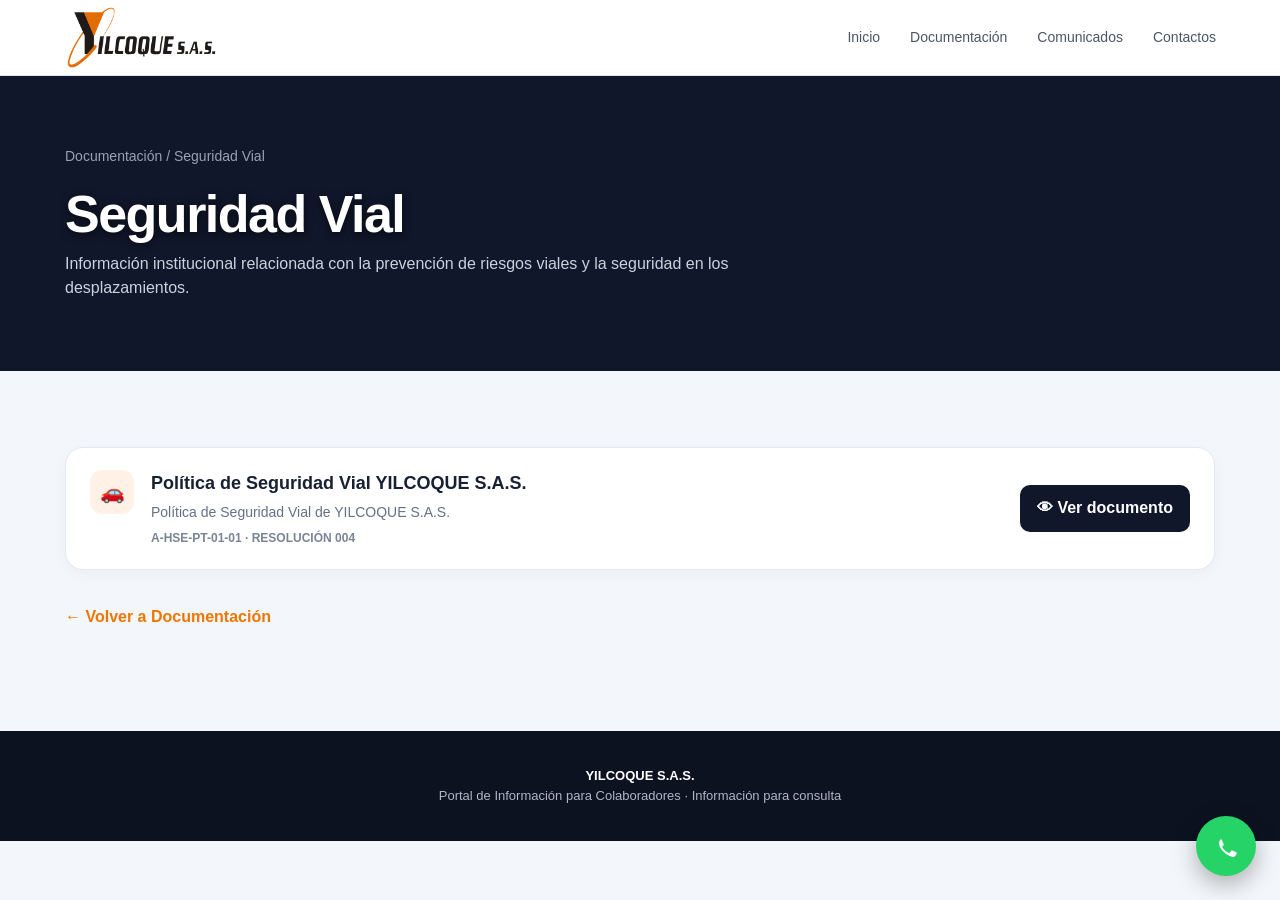
<file: seguridad-vial.html>
<!DOCTYPE html>
<html lang="es">
<head>
  <meta charset="UTF-8">
  <meta name="viewport" content="width=device-width, initial-scale=1.0">
  <title>Seguridad Vial | YILCOQUE S.A.S.</title>
  <link rel="stylesheet" href="styles.css">
</head>
<body>

<header class="topbar">
  <a class="brand" href="index.html" aria-label="YILCOQUE S.A.S. Inicio">
    <img src="assets/logo-yilcoque.png" alt="YILCOQUE S.A.S.">
  </a>
  <nav class="nav" id="mainNav">
    <a href="index.html">Inicio</a>
    <a href="documentacion.html">Documentación</a>
    <a href="index.html#comunicados">Comunicados</a>
    <a href="index.html#contactos">Contactos</a>
  </nav>
  <button class="menu-btn" id="menuBtn" aria-label="Abrir menú">☰</button>
</header>

<section class="page-hero">
  <div class="container">
    <div class="breadcrumb"><a href="documentacion.html">Documentación</a> / Seguridad Vial</div>
    <h1>Seguridad Vial</h1>
    <p>Información institucional relacionada con la prevención de riesgos viales y la seguridad en los desplazamientos.</p>
  </div>
</section>

<main class="section section-light">
  <div class="container">
    <div class="document-list">
      <div class="document-card">
        <div class="doc-main">
          <div class="doc-icon">🚗</div>
          <div>
            <h3>Política de Seguridad Vial YILCOQUE S.A.S.</h3>
            <p>Política de Seguridad Vial de YILCOQUE S.A.S.</p>
            <div class="code">A-HSE-PT-01-01 · RESOLUCIÓN 004</div>
          </div>
        </div>
        <button class="view-btn" data-doc="https://drive.google.com/file/d/1dJd6roN40nkygyW6HzhB0VU8HjyMmcvd/preview" data-title="Política de Seguridad Vial YILCOQUE S.A.S.">👁 Ver documento</button>
      </div>
    </div>

    <div style="margin-top: 35px;">
      <a class="back" href="documentacion.html">← Volver a Documentación</a>
    </div>
  </div>
</main>

<footer>
  <strong>YILCOQUE S.A.S.</strong><br>
  Portal de Información para Colaboradores · Información para consulta
</footer>

<!-- Modal de visualización de documentos -->
<div class="modal" id="docModal">
  <div class="modal-box">
    <div class="modal-head">
      <strong id="modalTitle">Documento</strong>
      <button class="close" onclick="closeDocument()" aria-label="Cerrar">×</button>
    </div>
    <div class="modal-body">
      <iframe id="docFrame" title="Visualización del documento" style="display:none;"></iframe>
      <div class="placeholder" id="docPlaceholder">
        <h3>Documento pendiente de vincular</h3>
        <p>En esta versión estamos preparando la estructura. Cuando tengamos el enlace de Google Drive, este botón abrirá el documento para consulta.</p>
      </div>
    </div>
  </div>
</div>

<script src="script.js"></script>

<!-- Botón flotante oficial de WhatsApp -->
<a class="floating-wa" href="https://wa.me/573168337383" target="_blank" rel="noopener" aria-label="Contactar por WhatsApp">
  <svg viewBox="0 0 32 32">
    <path fill="#25D366" d="M16 2A13 13 0 0 0 4.69 21.25L3 27.5l6.43-1.66A13 13 0 1 0 16 2z"/>
    <path fill="#FFF" d="M12.5 9.5c-.3 0-.8.1-1.2.6s-1.5 1.5-1.5 3.6 1.5 4.2 1.7 4.5c.2.3 3 4.6 7.3 6.4 1 .4 1.8.7 2.4.9.8.3 1.9.2 2.6-.2.8-.5 1.4-1.4 1.6-2.1c.2-.7.2-1.3.1-1.4-.1-.1-.4-.2-.8-.4s-2.6-1.3-3-1.4c-.4-.2-.7-.3-1 .2-.3.4-1 1.4-1.3 1.7-.2.3-.5.3-.9.1-.4-.2-1.8-.7-3.4-2.1-1.3-1.1-2.1-2.5-2.4-2.9-.2-.4 0-.6.2-.8.2-.2.4-.5.6-.7.2-.2.3-.4.4-.7.1-.2 0-.5-.1-.7-.1-.2-.9-2.3-1.3-3.1-.4-.8-.8-.7-1.1-.7z"/>
  </svg>
</a>
</body>
</html>
</file>
<file: styles.css>
:root{
  --navy:#10172a;
  --navy2:#171f35;
  --orange:#ee7600;
  --orange2:#f58419;
  --light:#f3f6fa;
  --white:#fff;
  --text:#182033;
  --muted:#667085;
  --line:#e4e8ef;
  --shadow:0 14px 35px rgba(16,23,42,.10);
  --radius:18px;
}
*{box-sizing:border-box}
html{scroll-behavior:smooth}
body{margin:0;font-family:Inter,Arial,Helvetica,sans-serif;color:var(--text);background:var(--light);line-height:1.55}
a{text-decoration:none;color:inherit}
button{font:inherit}
.topbar{height:76px;background:#fff;border-bottom:1px solid var(--line);display:flex;align-items:center;justify-content:space-between;padding:0 5%;position:sticky;top:0;z-index:50}
.brand img{width:155px;height:auto;display:block}
.nav{display:flex;gap:30px;align-items:center;font-size:14px;color:#4b5565}
.nav a:hover{color:var(--orange)}
.menu-btn{display:none;border:0;background:none;font-size:25px;color:var(--navy);cursor:pointer}
/* --- SECCIÓN PRINCIPAL (HERO) - YILCOQUE S.A.S. --- */
.hero {
  min-height: 520px;
  /* Degradado suave de izquierda a derecha para no oscurecer el centro de la imagen */
  background: linear-gradient(
                to right, 
                rgba(16, 23, 42, 0.72) 0%, 
                rgba(16, 23, 42, 0.45) 50%, 
                rgba(16, 23, 42, 0.10) 100%
              ), 
              url('assets/fondo-principal.jpg') center/cover no-repeat;
  color: #ffffff;
  display: flex;
  align-items: center;
  position: relative;
  overflow: hidden;
}

.hero-content {
  width: min(650px, 90%);
  margin-left: 8%;
  position: relative;
  z-index: 2;
  padding: 70px 0;
}

/* Subtítulo superior en tono naranja vibrante */
.eyebrow {
  font-size: 12px;
  letter-spacing: 1.8px;
  font-weight: 800;
  margin: 0 0 12px;
  color: #ee7600; /* Naranja institucional */
  text-transform: uppercase;
  text-shadow: none !important; /* Elimina la sombra oscura */
}

.eyebrow.dark {
  color: #ee7600;
  text-shadow: none !important;
}

/* Regla preventiva para cualquier otro subtítulo en naranja */
.section-subtitle,
.subtitle,
.kicker {
  color: #ee7600;
  text-shadow: none !important;
  box-shadow: none !important;
}

/* Título principal en blanco brillante con sombra para alta legibilidad */
h1 {
  font-size: clamp(42px, 6vw, 72px);
  line-height: .96;
  margin: 0 0 25px;
  letter-spacing: -2.5px;
  color: #ffffff;
  text-shadow: 0 2px 8px rgba(0, 0, 0, 0.6);
}

/* Texto descriptivo */
.hero-text {
  max-width: 560px;
  color: #ffffff;
  font-size: 16px;
  margin-bottom: 30px;
  text-shadow: 0 1px 4px rgba(0, 0, 0, 0.6);
}

/* Botón estilizado */
.btn {
  display: inline-flex;
  align-items: center;
  justify-content: center;
  padding: 14px 23px;
  border-radius: 12px;
  font-weight: 800;
  border: 0;
  cursor: pointer;
  box-shadow: 0 4px 15px rgba(0, 0, 0, 0.3);
}

.btn-primary {
  background: var(--orange, #ee7600);
  color: #fff;
  transition: background 0.2s ease;
}

.btn-primary:hover {
  background: #d96500;
}

/* Ocultar elementos antiguos */
.hero-art, .sun, .mountain, .ground {
  display: none;
}
.section{padding:76px 5%}
.section-light{background:var(--light)}
.section-dark{background:var(--navy);color:#fff}
.container{max-width:1150px;margin:auto}
.section-heading{margin-bottom:35px}
.section-heading.center{text-align:center}
.section-heading h2{font-size:36px;line-height:1.1;margin:5px 0 10px;letter-spacing:-1px}
.section-heading p{color:var(--muted);margin:0}
.section-dark .section-heading p{color:#cbd2df}
/* --- TARJETAS DE CATEGORÍA CON IMÁGENES MÁS CLARAS --- */
.category-grid {
  display: grid;
  grid-template-columns: repeat(4, 1fr);
  gap: 22px;
}

.category-card {
  border: 0;
  border-radius: 18px;
  aspect-ratio: 1 / 1;
  display: flex;
  flex-direction: column;
  align-items: center;
  justify-content: center;
  text-align: center;
  padding: 25px;
  cursor: pointer;
  transition: transform 0.3s ease, box-shadow 0.3s ease;
  box-shadow: 0 10px 25px rgba(16, 23, 42, 0.15);
  position: relative;
  overflow: hidden;
  color: #ffffff;
}

.category-card:hover {
  transform: translateY(-6px);
  box-shadow: 0 16px 32px rgba(16, 23, 42, 0.25);
}

/* IMÁGENES CON DEGRADADO MÁS SUAVE Y CLARO */

/* 1. Seguridad y Salud */
.category-card:nth-child(1) {
  background: linear-gradient(180deg, rgba(16, 23, 42, 0.25) 0%, rgba(16, 23, 42, 0.65) 100%),
              url('assets/seguridad-salud.jpg') center/cover no-repeat;
}

/* 2. Convivencia y Respeto */
.category-card:nth-child(2) {
  background: linear-gradient(180deg, rgba(16, 23, 42, 0.25) 0%, rgba(16, 23, 42, 0.65) 100%),
              url('assets/convivencia.jpg') center/cover no-repeat;
}

/* 3. Seguridad Vial */
.category-card:nth-child(3) {
  background: linear-gradient(180deg, rgba(16, 23, 42, 0.25) 0%, rgba(16, 23, 42, 0.65) 100%),
              url('assets/seguridad-vial.jpg') center/cover no-repeat;
}

/* 4. Relaciones Laborales */
.category-card:nth-child(4) {
  background: linear-gradient(180deg, rgba(16, 23, 42, 0.25) 0%, rgba(16, 23, 42, 0.65) 100%),
              url('assets/relaciones-laborales.jpg') center/cover no-repeat;
}

/* ESTILOS DE TEXTOS E ICONOS (CON SOMBRAS PARA GARANTIZAR LECTURA) */
.category-card .icon,
.category-card .svg-icon {
  font-size: 32px;
  margin-bottom: 12px;
  color: #ff9b43; /* Naranja encendido para resaltar sobre fotos claras */
  filter: drop-shadow(0 2px 4px rgba(0, 0, 0, 0.8));
}

.category-card strong {
  font-size: 17px;
  font-weight: 800;
  line-height: 1.25;
  color: #ffffff;
  text-shadow: 0 2px 6px rgba(0, 0, 0, 0.9), 0 0 2px rgba(0,0,0,0.8);
}

.category-card small {
  margin-top: 8px;
  color: #ffffff;
  font-size: 13px;
  font-weight: 600;
  text-shadow: 0 2px 4px rgba(0, 0, 0, 0.9);
}
.info-split{display:grid;grid-template-columns:1fr 1fr;gap:50px;align-items:center}
.info-split img{width:100%;border-radius:4px;display:block}
.info-split h2{font-size:42px;line-height:1.05;margin:0 0 18px;color:white}
.info-split p{color:#cbd2df}
.back{display:inline-flex;gap:8px;color:var(--orange);font-weight:800;margin-bottom:25px}
.page-hero{background:var(--navy);color:white;padding:70px 5%}
.page-hero h1{font-size:52px;letter-spacing:-1.5px;margin:0 0 12px}
.page-hero p{max-width:760px;color:#cbd2df;margin:0}
.breadcrumb{font-size:14px;color:#98a2b3;margin-bottom:22px}
.document-list{display:grid;gap:16px}
.document-card{background:white;border:1px solid var(--line);border-radius:var(--radius);padding:22px 24px;display:flex;justify-content:space-between;gap:25px;align-items:center;box-shadow:0 4px 14px rgba(16,23,42,.04)}
.document-card:hover{box-shadow:var(--shadow);border-color:#d8dde7}
.doc-main{display:flex;gap:17px;align-items:flex-start}
.doc-icon{width:44px;height:44px;min-width:44px;border-radius:12px;background:#fff1e6;color:var(--orange);display:flex;align-items:center;justify-content:center;font-size:20px;font-weight:900}
.doc-main h3{margin:0 0 4px;font-size:18px}
.doc-main p{margin:0;color:var(--muted);font-size:14px}
.code{font-size:12px;font-weight:800;color:#7a8495;margin-top:5px}
.view-btn{white-space:nowrap;background:var(--navy);color:white;border:0;border-radius:10px;padding:11px 17px;font-weight:800;cursor:pointer}
.view-btn:hover{background:var(--orange)}
.notice{background:#fff7ed;border:1px solid #fed7aa;border-radius:16px;padding:18px 20px;margin-bottom:25px;color:#7c3f00}
footer{background:#0c1220;color:#aeb7c7;padding:35px 5%;text-align:center;font-size:13px}
footer strong{color:white}
.modal{position:fixed;inset:0;background:rgba(4,8,18,.72);display:none;align-items:center;justify-content:center;padding:20px;z-index:100}
.modal.open{display:flex}
.modal-box{background:white;width:min(950px,100%);height:min(85vh,800px);border-radius:18px;overflow:hidden;display:flex;flex-direction:column}
.modal-head{display:flex;align-items:center;justify-content:space-between;padding:14px 18px;border-bottom:1px solid var(--line)}
.modal-head strong{font-size:15px}
.close{border:0;background:#f1f3f6;border-radius:9px;width:36px;height:36px;cursor:pointer;font-size:20px}
.modal-body{flex:1;background:#e9edf3;display:flex;align-items:center;justify-content:center}
.modal-body iframe{width:100%;height:100%;border:0}
.placeholder{padding:40px;text-align:center;color:var(--muted)}
@media(max-width:900px){
 .category-grid{grid-template-columns:repeat(2,1fr)}
 .info-split{grid-template-columns:1fr}
 .hero-art{opacity:.45;width:65%}
}
@media(max-width:650px){
 .topbar{height:68px}
 .brand img{width:125px}
 .menu-btn{display:block}
 .nav{display:none;position:absolute;top:68px;left:0;right:0;background:white;padding:18px 5%;flex-direction:column;align-items:flex-start;border-bottom:1px solid var(--line)}
 .nav.open{display:flex}
 .hero-content{margin-left:5%;padding:60px 0}
 .hero-art{display:none}
 .category-grid{grid-template-columns:1fr 1fr;gap:12px}
 .category-card{padding:14px}
 .category-card strong{font-size:13px}
 .category-card small{font-size:11px}
 .page-hero h1{font-size:40px}
 .document-card{align-items:flex-start;flex-direction:column}
 .view-btn{width:100%}
}

/* Actualización visual V4 */
.svg-icon {
  width: 54px;
  height: 54px;
  display: flex;
  align-items: center;
  justify-content: center;
  margin-bottom: 13px;
}

/* Aplica solo a los iconos vectoriales de líneas (Categorías), no a las redes sociales */
.svg-icon svg {
  width: 52px;
  height: 52px;
  fill: none;
  stroke: currentColor;
  stroke-width: 2.2;
  stroke-linecap: round;
  stroke-linejoin: round;
}

/* --- REGLAS DE CORRECCIÓN PARA ICONOS DE REDES Y WHATSAPP --- */
.help-icon svg,
.floating-wa svg {
  stroke: none !important; /* Desactiva el borde general */
  fill: currentColor !important; /* Fuerza el relleno oficial */
}

/* Excepción para el icono de la Web oficial que sí usa líneas */
.help-card.web .help-icon svg {
  fill: none !important;
  stroke: currentColor !important;
}
/* --- SECCIÓN AYUDA Y CONTACTO PROFESIONAL --- */
.help-grid {
  display: grid;
  grid-template-columns: repeat(2, 1fr);
  gap: 20px;
}

/* Tarjeta Web centrada ocupando 2 columnas */
.help-card.web {
  grid-column: span 2;
  width: 60%;
  margin: 0 auto;
}

.help-card {
  background: #ffffff;
  border: 1px solid var(--line, #e4e8ef);
  border-radius: 16px;
  padding: 20px 24px;
  display: flex;
  align-items: center;
  gap: 16px;
  text-decoration: none;
  box-shadow: 0 4px 14px rgba(16, 23, 42, 0.04);
  transition: transform 0.25s ease, box-shadow 0.25s ease, border-color 0.25s ease;
}

.help-card:hover {
  transform: translateY(-3px);
  box-shadow: 0 10px 25px rgba(16, 23, 42, 0.1);
}

/* Iconos contenedores de tarjetas */
.help-icon {
  width: 48px;
  height: 48px;
  border-radius: 12px;
  display: flex;
  align-items: center;
  justify-content: center;
  flex-shrink: 0;
}

.help-icon svg {
  width: 26px !important;
  height: 26px !important;
  display: block;
}

/* Estilos por marca/red */
.help-card.wa .help-icon { background: #eaf8ef; color: #25D366; }
.help-card.wa:hover { border-color: #25D366; }
.help-card.wa b { color: #25D366; }

.help-card.web .help-icon { background: #fff5eb; color: var(--orange, #ee7600); }
.help-card.web:hover { border-color: var(--orange, #ee7600); }
.help-card.web b { color: var(--orange, #ee7600); }

.help-card.fb .help-icon { background: #ebf3ff; color: #1877F2; }
.help-card.fb:hover { border-color: #1877F2; }
.help-card.fb b { color: #1877F2; }

.help-card.ig .help-icon { background: #fdf0f5; color: #E4405F; }
.help-card.ig:hover { border-color: #E4405F; }
.help-card.ig b { color: #E4405F; }

/* Textos dentro de la tarjeta */
.help-card strong {
  display: block;
  font-size: 16px;
  color: var(--text, #182033);
}

.help-card span {
  display: block;
  color: var(--muted, #667085);
  font-size: 13px;
  margin-top: 2px;
}

.help-card b {
  margin-left: auto;
  font-size: 13px;
  font-weight: 800;
  white-space: nowrap;
}

/* Adaptación móvil */
@media(max-width: 768px) {
  .help-grid { grid-template-columns: 1fr; }
  .help-card.web { grid-column: span 1; width: 100%; }
}

/* --- CARRUSEL AUTOMÁTICO EN INFO-SPLIT --- */
.slider-container {
  position: relative;
  width: 100%;
  height: 380px;
  border-radius: 18px;
  overflow: hidden;
  box-shadow: 0 14px 35px rgba(0, 0, 0, 0.4);
  border: 1px solid rgba(255, 255, 255, 0.12);
}

.slider-track {
  position: relative;
  width: 100%;
  height: 100%;
}

.slide {
  position: absolute;
  top: 0;
  left: 0;
  width: 100%;
  height: 100%;
  object-fit: cover;
  opacity: 0;
  transform: scale(1.05);
  transition: opacity 1s ease-in-out, transform 1.2s ease-out;
}

.slide.active {
  opacity: 1;
  transform: scale(1);
}

.slider-dots {
  position: absolute;
  bottom: 16px;
  left: 50%;
  transform: translateX(-50%);
  display: flex;
  gap: 8px;
  z-index: 10;
  background: rgba(16, 23, 42, 0.5);
  padding: 6px 12px;
  border-radius: 20px;
  backdrop-filter: blur(4px);
}

.dot {
  width: 9px;
  height: 9px;
  border-radius: 50%;
  background: rgba(255, 255, 255, 0.4);
  cursor: pointer;
  transition: background 0.3s ease, transform 0.3s ease;
}

.dot.active {
  background: #ee7600;
  transform: scale(1.3);
}

/* --- BOTÓN FLOTANTE OFICIAL WHATSAPP --- */
a.floating-wa {
  position: fixed !important;
  right: 24px !important;
  bottom: 24px !important;
  width: 60px !important;
  height: 60px !important;
  border-radius: 50% !important;
  background-color: #25D366 !important;
  display: flex !important;
  align-items: center !important;
  justify-content: center !important;
  box-shadow: 0 8px 24px rgba(0, 0, 0, 0.3) !important;
  z-index: 99999 !important;
  text-decoration: none !important;
  transition: transform 0.25s ease !important;
}

a.floating-wa:hover {
  transform: scale(1.1) !important;
}

a.floating-wa svg {
  width: 36px !important;
  height: 36px !important;
  display: block !important;
  stroke: none !important;
}

/* Eliminar sombra oscura de los subtítulos naranjas */
.section-subtitle,
.kicker,
.tag,
.subtitle {
  text-shadow: none !important;
  box-shadow: none !important;
  background: transparent !important;
}
/* Limpiar sombras y mantener el texto naranja nítido */
.section-subtitle {
  color: #f26522; /* Color naranja institucional */
  text-shadow: none !important;
  font-weight: 700;
  letter-spacing: 1px;
}
</file>
